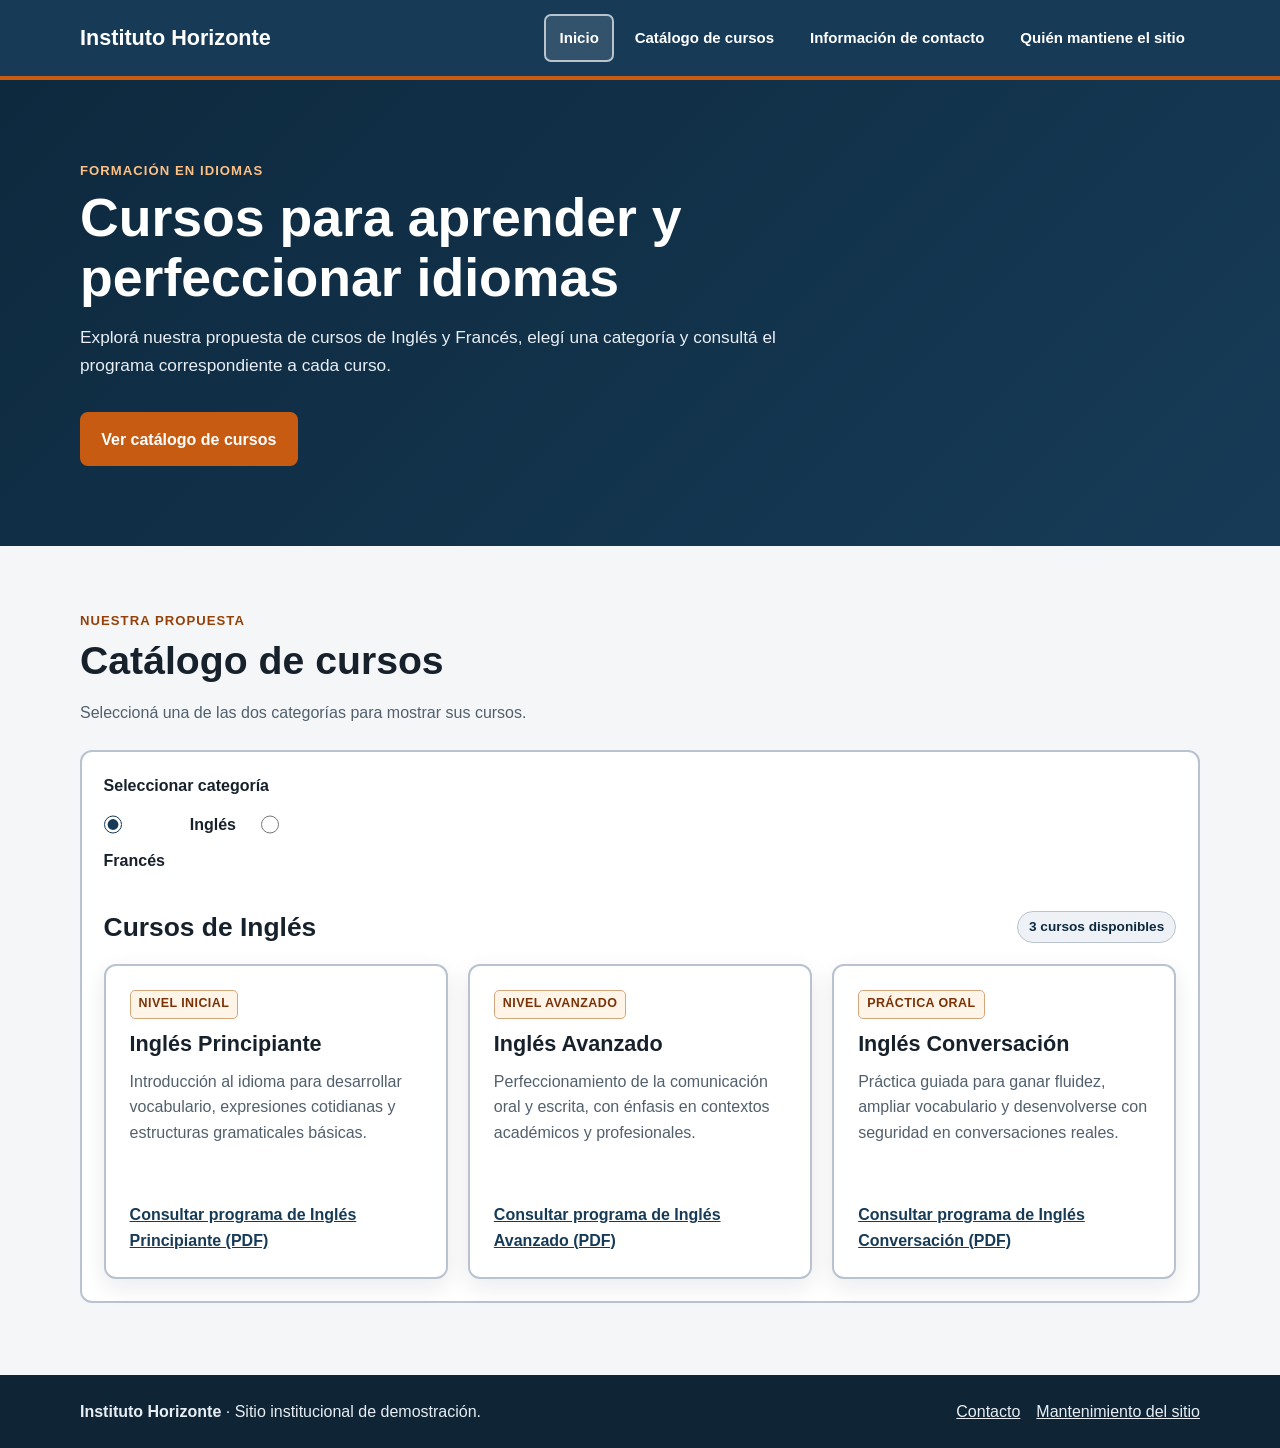
<file: ChatGPT/index.html>
<!DOCTYPE html>
<html lang="es">
<head>
    <meta charset="UTF-8">
    <meta name="viewport" content="width=device-width, initial-scale=1.0">
    <meta name="description" content="Catálogo de cursos de Inglés y Francés del Instituto Horizonte.">
    <title>Inicio y catálogo de cursos | Instituto Horizonte</title>
    <link rel="stylesheet" href="estilosIA.css">
</head>
<body>
    <header class="encabezado-sitio">
        <div class="contenedor encabezado-contenido">
            <a class="marca" href="index.html" aria-label="Instituto Horizonte, ir al inicio">Instituto Horizonte</a>
            <nav class="navegacion-principal" aria-label="Navegación principal">
                <ul>
                    <li><a class="enlace-actual" href="index.html" aria-current="page">Inicio</a></li>
                    <li><a href="index.html#catalogo">Catálogo de cursos</a></li>
                    <li><a href="contacto.html">Información de contacto</a></li>
                    <li><a href="mantenimiento.html">Quién mantiene el sitio</a></li>
                </ul>
            </nav>
        </div>
    </header>

    <main>
        <section class="presentacion" aria-labelledby="titulo-principal">
            <div class="contenedor">
                <p class="sobretitulo">Formación en idiomas</p>
                <h1 id="titulo-principal">Cursos para aprender y perfeccionar idiomas</h1>
                <p class="texto-presentacion">
                    Explorá nuestra propuesta de cursos de Inglés y Francés, elegí una categoría
                    y consultá el programa correspondiente a cada curso.
                </p>
                <a class="boton" href="#catalogo">Ver catálogo de cursos</a>
            </div>
        </section>

        <section class="contenedor seccion-catalogo" id="catalogo" aria-labelledby="titulo-catalogo">
            <div class="encabezado-seccion">
                <p class="sobretitulo">Nuestra propuesta</p>
                <h2 id="titulo-catalogo">Catálogo de cursos</h2>
                <p>Seleccioná una de las dos categorías para mostrar sus cursos.</p>
            </div>

            <div class="selector-categoria" aria-labelledby="titulo-selector">
                <h3 id="titulo-selector">Seleccionar categoría</h3>

                <div class="opciones-categoria">
                    <input type="radio" id="categoria-ingles" name="categoria" checked>
                    <label for="categoria-ingles">Inglés</label>

                    <input type="radio" id="categoria-frances" name="categoria">
                    <label for="categoria-frances">Francés</label>

                    <div class="grupos-cursos">
                        <section class="grupo-cursos grupo-ingles" aria-labelledby="titulo-ingles">
                            <div class="titulo-grupo">
                                <h3 id="titulo-ingles">Cursos de Inglés</h3>
                                <span>3 cursos disponibles</span>
                            </div>

                            <div class="grilla-cursos">
                                <article class="tarjeta-curso">
                                    <p class="nivel-curso">Nivel inicial</p>
                                    <h3>Inglés Principiante</h3>
                                    <p>Introducción al idioma para desarrollar vocabulario, expresiones cotidianas y estructuras gramaticales básicas.</p>
                                    <a class="enlace-programa" href="programas/ingles-principiante.pdf">Consultar programa de Inglés Principiante (PDF)</a>
                                </article>

                                <article class="tarjeta-curso">
                                    <p class="nivel-curso">Nivel avanzado</p>
                                    <h3>Inglés Avanzado</h3>
                                    <p>Perfeccionamiento de la comunicación oral y escrita, con énfasis en contextos académicos y profesionales.</p>
                                    <a class="enlace-programa" href="programas/ingles-avanzado.pdf">Consultar programa de Inglés Avanzado (PDF)</a>
                                </article>

                                <article class="tarjeta-curso">
                                    <p class="nivel-curso">Práctica oral</p>
                                    <h3>Inglés Conversación</h3>
                                    <p>Práctica guiada para ganar fluidez, ampliar vocabulario y desenvolverse con seguridad en conversaciones reales.</p>
                                    <a class="enlace-programa" href="programas/ingles-conversacion.pdf">Consultar programa de Inglés Conversación (PDF)</a>
                                </article>
                            </div>
                        </section>

                        <section class="grupo-cursos grupo-frances" aria-labelledby="titulo-frances">
                            <div class="titulo-grupo">
                                <h3 id="titulo-frances">Cursos de Francés</h3>
                                <span>3 cursos disponibles</span>
                            </div>

                            <div class="grilla-cursos">
                                <article class="tarjeta-curso">
                                    <p class="nivel-curso">Nivel inicial</p>
                                    <h3>Francés Principiante</h3>
                                    <p>Primer acercamiento al francés mediante vocabulario, pronunciación y estructuras frecuentes de uso cotidiano.</p>
                                    <a class="enlace-programa" href="programas/frances-principiante.pdf">Consultar programa de Francés Principiante (PDF)</a>
                                </article>

                                <article class="tarjeta-curso">
                                    <p class="nivel-curso">Nivel avanzado</p>
                                    <h3>Francés Avanzado</h3>
                                    <p>Profundización de las competencias lingüísticas para comprender y producir textos y conversaciones complejas.</p>
                                    <a class="enlace-programa" href="programas/frances-avanzado.pdf">Consultar programa de Francés Avanzado (PDF)</a>
                                </article>

                                <article class="tarjeta-curso">
                                    <p class="nivel-curso">Práctica oral</p>
                                    <h3>Francés Conversación</h3>
                                    <p>Entrenamiento oral orientado a mejorar la fluidez, la pronunciación y la confianza en situaciones comunicativas.</p>
                                    <a class="enlace-programa" href="programas/frances-conversacion.pdf">Consultar programa de Francés Conversación (PDF)</a>
                                </article>
                            </div>
                        </section>
                    </div>
                </div>
            </div>
        </section>
    </main>

    <footer class="pie-sitio">
        <div class="contenedor pie-contenido">
            <p><strong>Instituto Horizonte</strong> · Sitio institucional de demostración.</p>
            <nav aria-label="Navegación secundaria">
                <a href="contacto.html">Contacto</a>
                <a href="mantenimiento.html">Mantenimiento del sitio</a>
            </nav>
        </div>
    </footer>
</body>
</html>
</file>
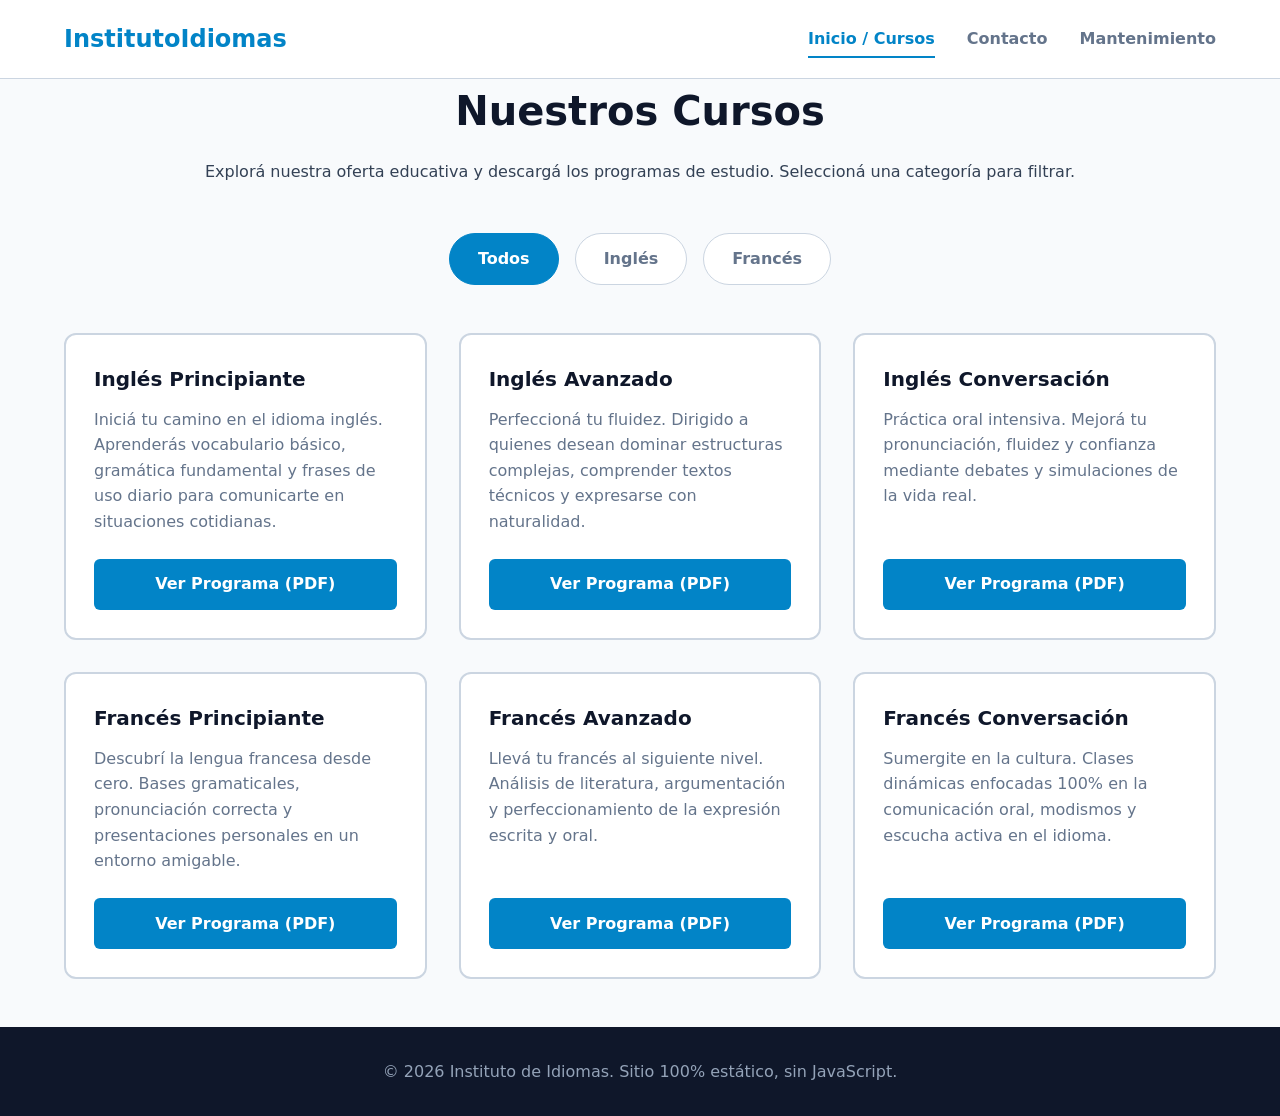
<file: Gemini/index.html>
<!DOCTYPE html>
<html lang="es">
<head>
    <meta charset="UTF-8">
    <meta name="viewport" content="width=device-width, initial-scale=1.0">
    <title>Catálogo de Cursos | Instituto de Idiomas</title>
    <link rel="stylesheet" href="estilosIA.css">
</head>
<body>
    <header class="encabezado">
        <div class="contenedor header-contenido">
            <a href="index.html" class="logo">InstitutoIdiomas</a>
            <nav class="navegacion-principal" aria-label="Navegación principal">
                <ul>
                    <li><a href="index.html" class="activo" aria-current="page">Inicio / Cursos</a></li>
                    <li><a href="contacto.html">Contacto</a></li>
                    <li><a href="mantenimiento.html">Mantenimiento</a></li>
                </ul>
            </nav>
        </div>
    </header>

    <main class="contenedor">
        <section class="hero">
            <h1>Nuestros Cursos</h1>
            <p>Explorá nuestra oferta educativa y descargá los programas de estudio. Seleccioná una categoría para filtrar.</p>
        </section>

        <section class="seccion-catalogo" aria-labelledby="titulo-catalogo">
            <h2 id="titulo-catalogo" class="sr-only">Catálogo de cursos disponibles</h2>

            <div class="filtro-css-puro">
                <!-- Radios ocultos para la lógica de filtrado CSS -->
                <input type="radio" id="filtro-todos" name="categoria" checked class="sr-only">
                <label for="filtro-todos" class="btn-filtro">Todos</label>

                <input type="radio" id="filtro-ingles" name="categoria" class="sr-only">
                <label for="filtro-ingles" class="btn-filtro">Inglés</label>

                <input type="radio" id="filtro-frances" name="categoria" class="sr-only">
                <label for="filtro-frances" class="btn-filtro">Francés</label>

                <!-- Contenedor del catálogo -->
                <div class="catalogo-cursos">
                    
                    <!-- INGLÉS -->
                    <article class="tarjeta-curso cat-ingles">
                        <h3 class="curso-titulo">Inglés Principiante</h3>
                        <p class="curso-descripcion">Iniciá tu camino en el idioma inglés. Aprenderás vocabulario básico, gramática fundamental y frases de uso diario para comunicarte en situaciones cotidianas.</p>
                        <a href="programas/ingles-principiante.pdf" class="btn-descarga" target="_blank">Ver Programa (PDF)</a>
                    </article>
                    
                    <article class="tarjeta-curso cat-ingles">
                        <h3 class="curso-titulo">Inglés Avanzado</h3>
                        <p class="curso-descripcion">Perfeccioná tu fluidez. Dirigido a quienes desean dominar estructuras complejas, comprender textos técnicos y expresarse con naturalidad.</p>
                        <a href="programas/ingles-avanzado.pdf" class="btn-descarga" target="_blank">Ver Programa (PDF)</a>
                    </article>

                    <article class="tarjeta-curso cat-ingles">
                        <h3 class="curso-titulo">Inglés Conversación</h3>
                        <p class="curso-descripcion">Práctica oral intensiva. Mejorá tu pronunciación, fluidez y confianza mediante debates y simulaciones de la vida real.</p>
                        <a href="programas/ingles-conversacion.pdf" class="btn-descarga" target="_blank">Ver Programa (PDF)</a>
                    </article>

                    <!-- FRANCÉS -->
                    <article class="tarjeta-curso cat-frances">
                        <h3 class="curso-titulo">Francés Principiante</h3>
                        <p class="curso-descripcion">Descubrí la lengua francesa desde cero. Bases gramaticales, pronunciación correcta y presentaciones personales en un entorno amigable.</p>
                        <a href="programas/frances-principiante.pdf" class="btn-descarga" target="_blank">Ver Programa (PDF)</a>
                    </article>

                    <article class="tarjeta-curso cat-frances">
                        <h3 class="curso-titulo">Francés Avanzado</h3>
                        <p class="curso-descripcion">Llevá tu francés al siguiente nivel. Análisis de literatura, argumentación y perfeccionamiento de la expresión escrita y oral.</p>
                        <a href="programas/frances-avanzado.pdf" class="btn-descarga" target="_blank">Ver Programa (PDF)</a>
                    </article>

                    <article class="tarjeta-curso cat-frances">
                        <h3 class="curso-titulo">Francés Conversación</h3>
                        <p class="curso-descripcion">Sumergite en la cultura. Clases dinámicas enfocadas 100% en la comunicación oral, modismos y escucha activa en el idioma.</p>
                        <a href="programas/frances-conversacion.pdf" class="btn-descarga" target="_blank">Ver Programa (PDF)</a>
                    </article>
                </div>
            </div>
        </section>
    </main>

    <footer class="pie-pagina">
        <div class="contenedor">
            <p>&copy; 2026 Instituto de Idiomas. Sitio 100% estático, sin JavaScript.</p>
        </div>
    </footer>
</body>
</html>
</file>
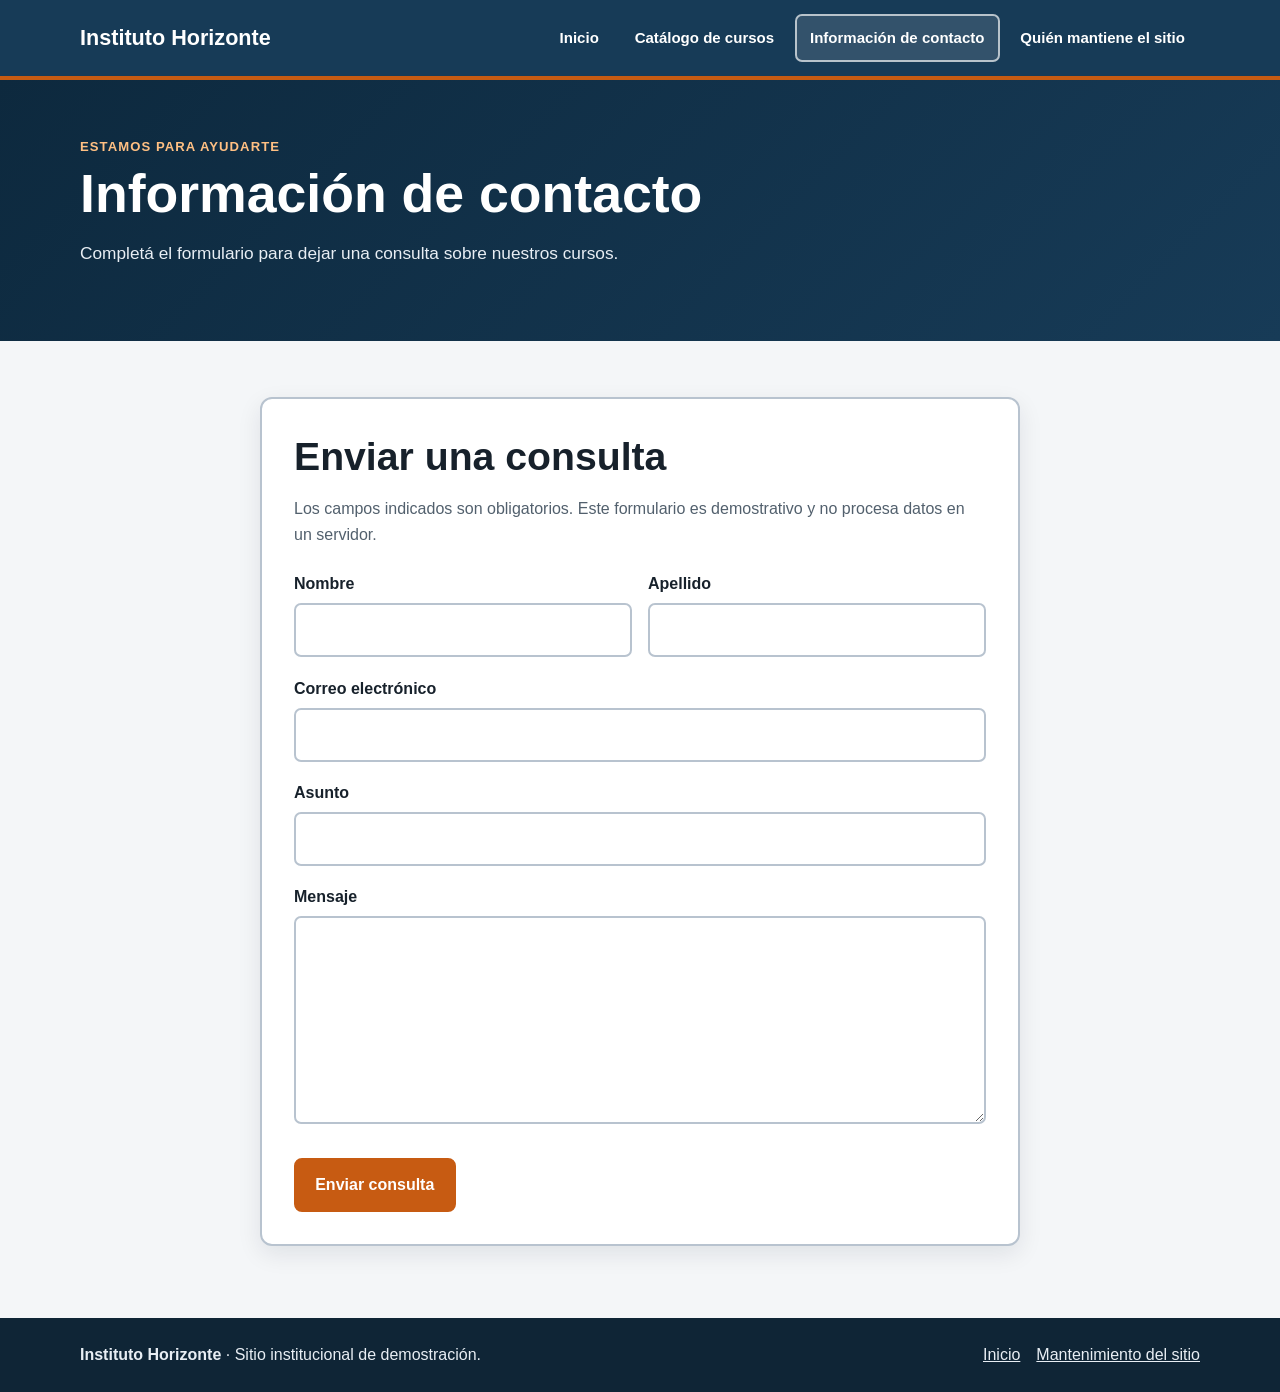
<file: ChatGPT/contacto.html>
<!DOCTYPE html>
<html lang="es">
<head>
    <meta charset="UTF-8">
    <meta name="viewport" content="width=device-width, initial-scale=1.0">
    <meta name="description" content="Formulario de contacto del Instituto Horizonte.">
    <title>Información de contacto | Instituto Horizonte</title>
    <link rel="stylesheet" href="estilosIA.css">
</head>
<body>
    <header class="encabezado-sitio">
        <div class="contenedor encabezado-contenido">
            <a class="marca" href="index.html" aria-label="Instituto Horizonte, ir al inicio">Instituto Horizonte</a>
            <nav class="navegacion-principal" aria-label="Navegación principal">
                <ul>
                    <li><a href="index.html">Inicio</a></li>
                    <li><a href="index.html#catalogo">Catálogo de cursos</a></li>
                    <li><a class="enlace-actual" href="contacto.html" aria-current="page">Información de contacto</a></li>
                    <li><a href="mantenimiento.html">Quién mantiene el sitio</a></li>
                </ul>
            </nav>
        </div>
    </header>

    <main>
        <section class="cabecera-pagina" aria-labelledby="titulo-contacto">
            <div class="contenedor">
                <p class="sobretitulo">Estamos para ayudarte</p>
                <h1 id="titulo-contacto">Información de contacto</h1>
                <p>Completá el formulario para dejar una consulta sobre nuestros cursos.</p>
            </div>
        </section>

        <section class="contenedor seccion-contenido" aria-labelledby="titulo-formulario">
            <div class="contenedor-formulario">
                <div class="encabezado-seccion">
                    <h2 id="titulo-formulario">Enviar una consulta</h2>
                    <p>Los campos indicados son obligatorios. Este formulario es demostrativo y no procesa datos en un servidor.</p>
                </div>

                <form class="formulario-contacto" action="#" method="get">
                    <div class="fila-formulario">
                        <div class="campo-formulario">
                            <label for="nombre">Nombre</label>
                            <input type="text" id="nombre" name="nombre" autocomplete="given-name" required>
                        </div>

                        <div class="campo-formulario">
                            <label for="apellido">Apellido</label>
                            <input type="text" id="apellido" name="apellido" autocomplete="family-name" required>
                        </div>
                    </div>

                    <div class="campo-formulario">
                        <label for="correo">Correo electrónico</label>
                        <input type="email" id="correo" name="correo" autocomplete="email" required>
                    </div>

                    <div class="campo-formulario">
                        <label for="asunto">Asunto</label>
                        <input type="text" id="asunto" name="asunto" required>
                    </div>

                    <div class="campo-formulario">
                        <label for="mensaje">Mensaje</label>
                        <textarea id="mensaje" name="mensaje" rows="7" required></textarea>
                    </div>

                    <button class="boton" type="submit">Enviar consulta</button>
                </form>
            </div>
        </section>
    </main>

    <footer class="pie-sitio">
        <div class="contenedor pie-contenido">
            <p><strong>Instituto Horizonte</strong> · Sitio institucional de demostración.</p>
            <nav aria-label="Navegación secundaria">
                <a href="index.html">Inicio</a>
                <a href="mantenimiento.html">Mantenimiento del sitio</a>
            </nav>
        </div>
    </footer>
</body>
</html>
</file>
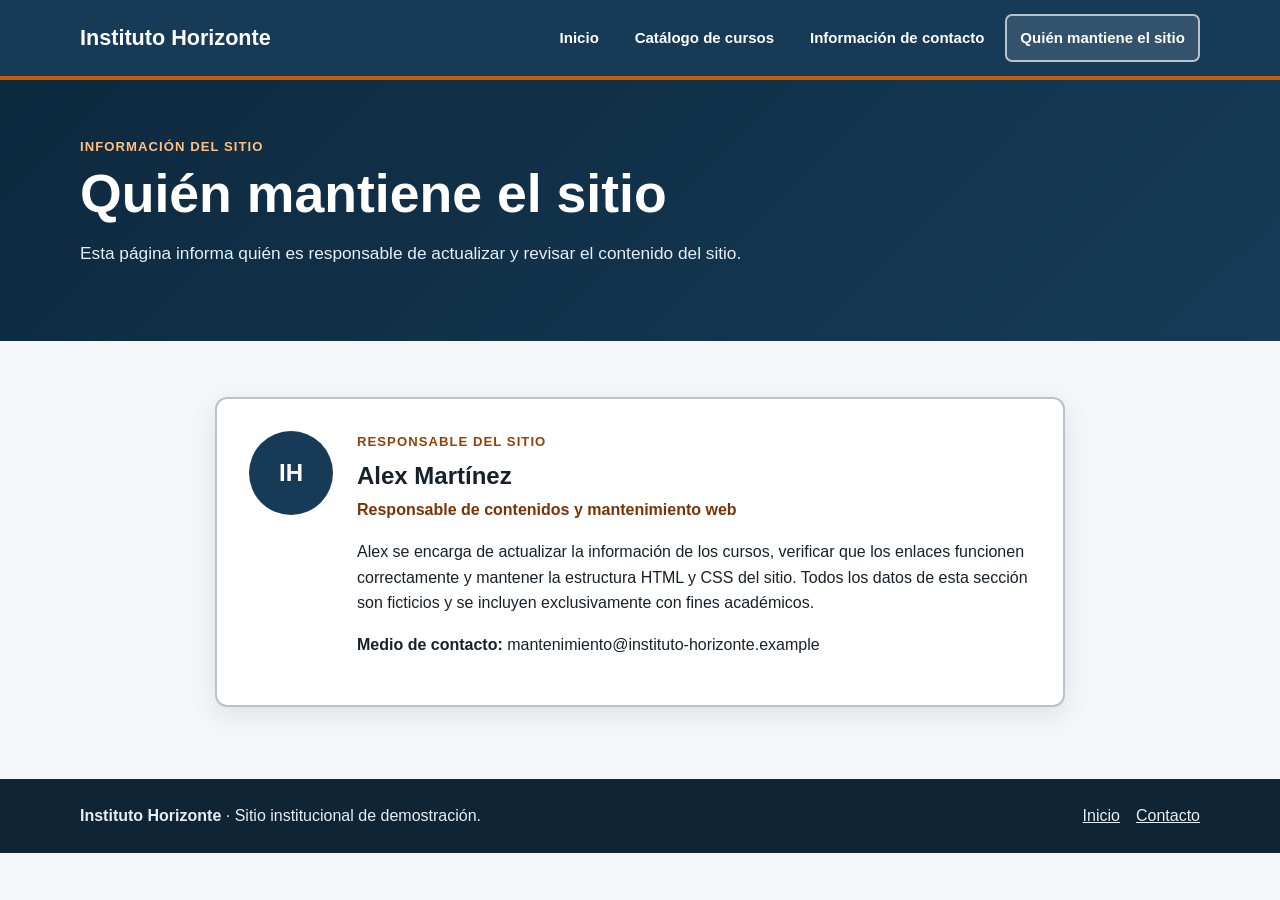
<file: ChatGPT/mantenimiento.html>
<!DOCTYPE html>
<html lang="es">
<head>
    <meta charset="UTF-8">
    <meta name="viewport" content="width=device-width, initial-scale=1.0">
    <meta name="description" content="Información ficticia sobre la persona responsable del mantenimiento del sitio.">
    <title>Quién mantiene el sitio | Instituto Horizonte</title>
    <link rel="stylesheet" href="estilosIA.css">
</head>
<body>
    <header class="encabezado-sitio">
        <div class="contenedor encabezado-contenido">
            <a class="marca" href="index.html" aria-label="Instituto Horizonte, ir al inicio">Instituto Horizonte</a>
            <nav class="navegacion-principal" aria-label="Navegación principal">
                <ul>
                    <li><a href="index.html">Inicio</a></li>
                    <li><a href="index.html#catalogo">Catálogo de cursos</a></li>
                    <li><a href="contacto.html">Información de contacto</a></li>
                    <li><a class="enlace-actual" href="mantenimiento.html" aria-current="page">Quién mantiene el sitio</a></li>
                </ul>
            </nav>
        </div>
    </header>

    <main>
        <section class="cabecera-pagina" aria-labelledby="titulo-mantenimiento">
            <div class="contenedor">
                <p class="sobretitulo">Información del sitio</p>
                <h1 id="titulo-mantenimiento">Quién mantiene el sitio</h1>
                <p>Esta página informa quién es responsable de actualizar y revisar el contenido del sitio.</p>
            </div>
        </section>

        <section class="contenedor seccion-contenido" aria-labelledby="titulo-responsable">
            <article class="tarjeta-responsable">
                <div class="insignia-responsable" aria-hidden="true">IH</div>
                <div>
                    <p class="sobretitulo">Responsable del sitio</p>
                    <h2 id="titulo-responsable">Alex Martínez</h2>
                    <p class="rol-responsable">Responsable de contenidos y mantenimiento web</p>
                    <p>
                        Alex se encarga de actualizar la información de los cursos, verificar que los enlaces
                        funcionen correctamente y mantener la estructura HTML y CSS del sitio. Todos los datos
                        de esta sección son ficticios y se incluyen exclusivamente con fines académicos.
                    </p>
                    <p><strong>Medio de contacto:</strong> mantenimiento@instituto-horizonte.example</p>
                </div>
            </article>
        </section>
    </main>

    <footer class="pie-sitio">
        <div class="contenedor pie-contenido">
            <p><strong>Instituto Horizonte</strong> · Sitio institucional de demostración.</p>
            <nav aria-label="Navegación secundaria">
                <a href="index.html">Inicio</a>
                <a href="contacto.html">Contacto</a>
            </nav>
        </div>
    </footer>
</body>
</html>
</file>
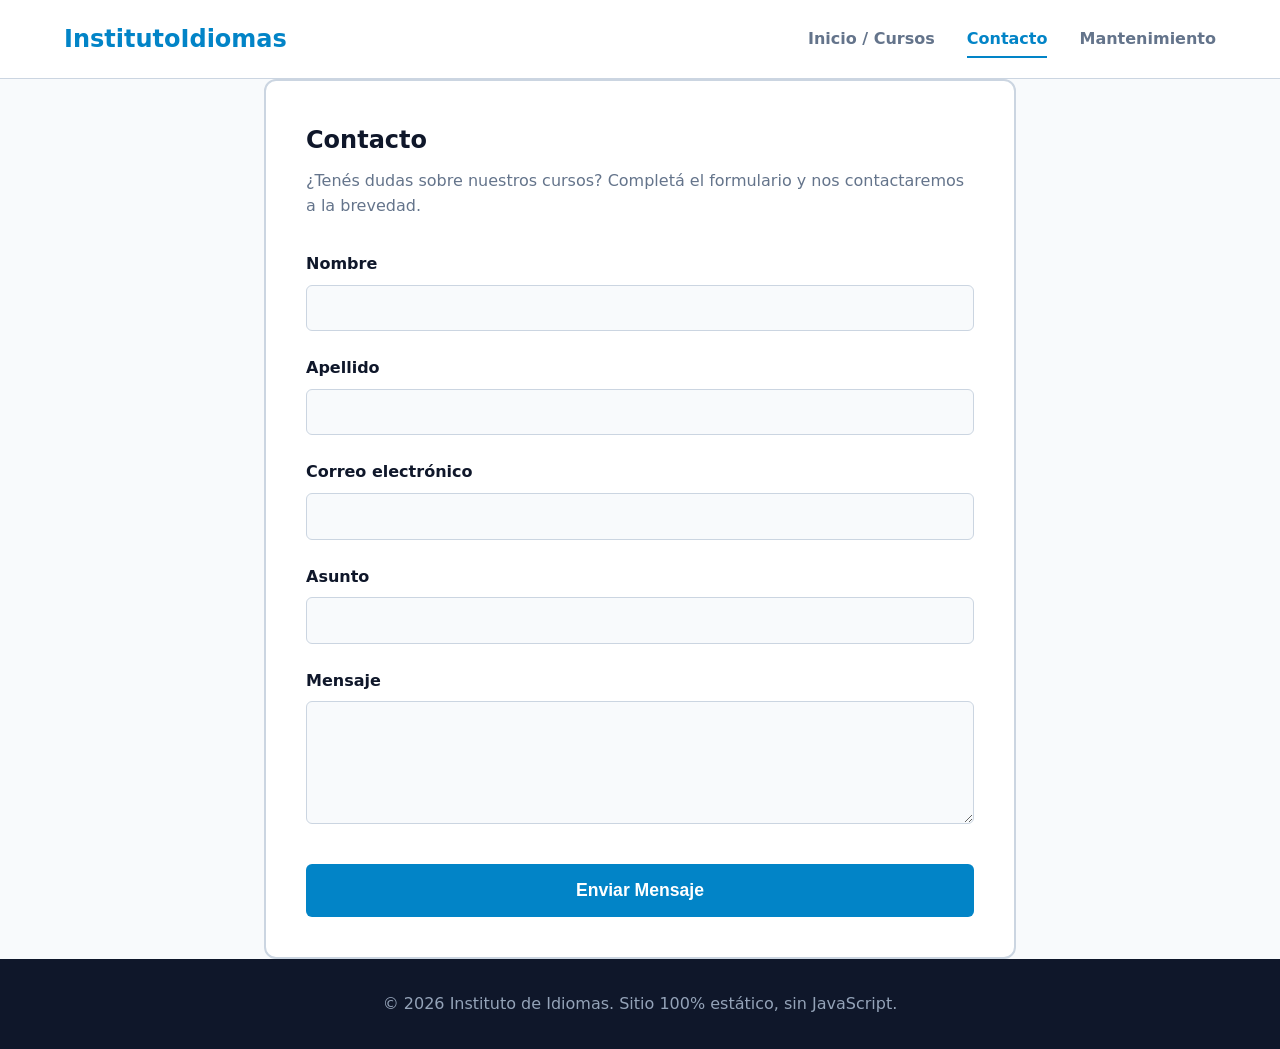
<file: Gemini/contacto.html>
<!DOCTYPE html>
<html lang="es">
<head>
    <meta charset="UTF-8">
    <meta name="viewport" content="width=device-width, initial-scale=1.0">
    <title>Contacto | Instituto de Idiomas</title>
    <link rel="stylesheet" href="estilosIA.css">
</head>
<body>
    <header class="encabezado">
        <div class="contenedor header-contenido">
            <a href="index.html" class="logo">InstitutoIdiomas</a>
            <nav class="navegacion-principal" aria-label="Navegación principal">
                <ul>
                    <li><a href="index.html">Inicio / Cursos</a></li>
                    <li><a href="contacto.html" class="activo" aria-current="page">Contacto</a></li>
                    <li><a href="mantenimiento.html">Mantenimiento</a></li>
                </ul>
            </nav>
        </div>
    </header>

    <main class="contenedor pagina-reducida">
        <section class="seccion-formulario">
            <h1>Contacto</h1>
            <p>¿Tenés dudas sobre nuestros cursos? Completá el formulario y nos contactaremos a la brevedad.</p>

            <form action="/enviar-mensaje" method="POST" class="formulario-contacto">
                <div class="grupo-form">
                    <label for="nombre">Nombre</label>
                    <input type="text" id="nombre" name="nombre" required>
                </div>

                <div class="grupo-form">
                    <label for="apellido">Apellido</label>
                    <input type="text" id="apellido" name="apellido" required>
                </div>

                <div class="grupo-form">
                    <label for="email">Correo electrónico</label>
                    <input type="email" id="email" name="email" required>
                </div>

                <div class="grupo-form">
                    <label for="asunto">Asunto</label>
                    <input type="text" id="asunto" name="asunto" required>
                </div>

                <div class="grupo-form">
                    <label for="mensaje">Mensaje</label>
                    <textarea id="mensaje" name="mensaje" rows="5" required></textarea>
                </div>

                <button type="submit" class="btn-enviar">Enviar Mensaje</button>
            </form>
        </section>
    </main>

    <footer class="pie-pagina">
        <div class="contenedor">
            <p>&copy; 2026 Instituto de Idiomas. Sitio 100% estático, sin JavaScript.</p>
        </div>
    </footer>
</body>
</html>
</file>
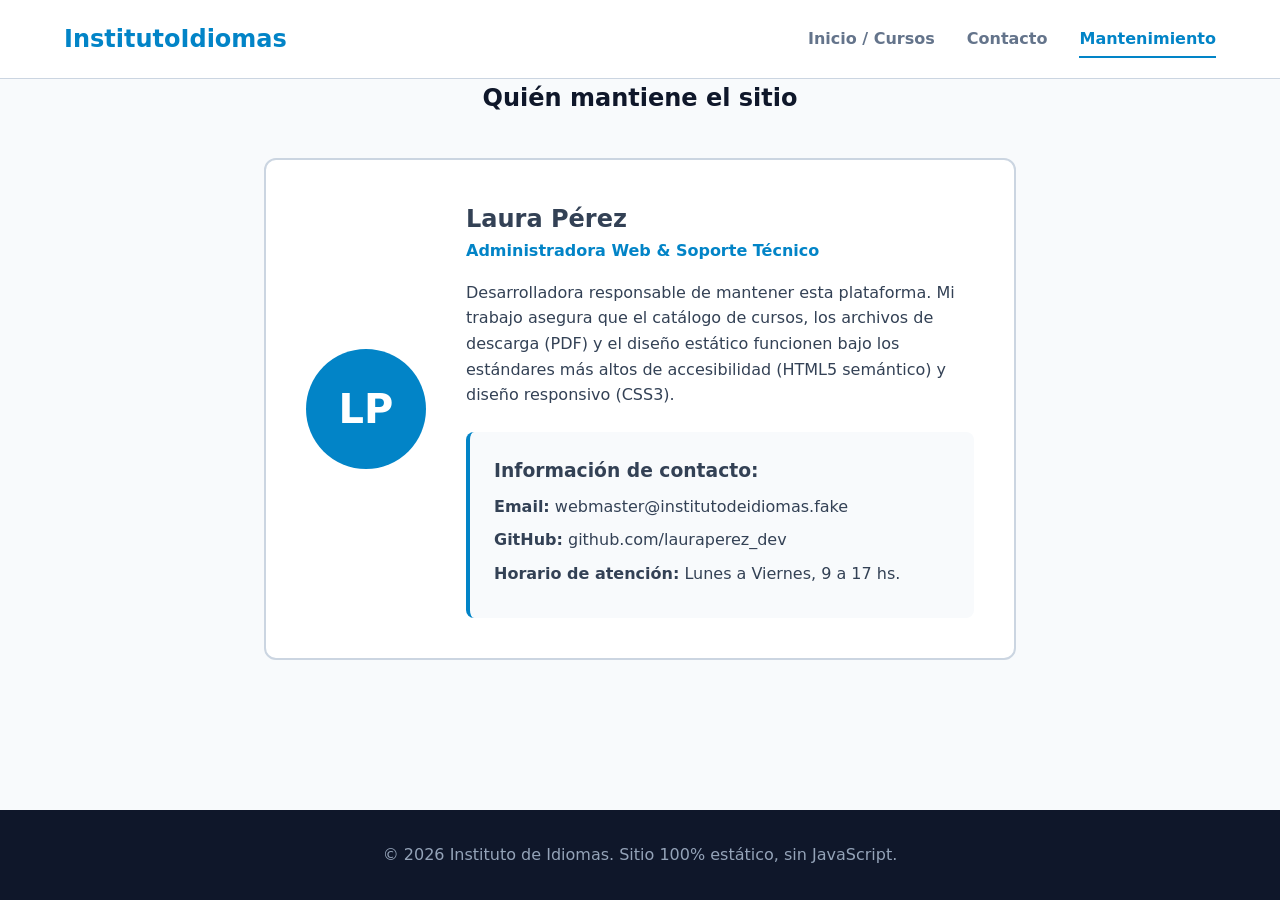
<file: Gemini/mantenimiento.html>
<!DOCTYPE html>
<html lang="es">
<head>
    <meta charset="UTF-8">
    <meta name="viewport" content="width=device-width, initial-scale=1.0">
    <title>Mantenimiento | Instituto de Idiomas</title>
    <link rel="stylesheet" href="estilosIA.css">
</head>
<body>
    <header class="encabezado">
        <div class="contenedor header-contenido">
            <a href="index.html" class="logo">InstitutoIdiomas</a>
            <nav class="navegacion-principal" aria-label="Navegación principal">
                <ul>
                    <li><a href="index.html">Inicio / Cursos</a></li>
                    <li><a href="contacto.html">Contacto</a></li>
                    <li><a href="mantenimiento.html" class="activo" aria-current="page">Mantenimiento</a></li>
                </ul>
            </nav>
        </div>
    </header>

    <main class="contenedor pagina-reducida">
        <section class="seccion-perfil">
            <h1>Quién mantiene el sitio</h1>
            
            <article class="perfil-mantenedor">
                <div class="perfil-avatar" aria-hidden="true">
                    <span class="avatar-iniciales">LP</span>
                </div>
                <div class="perfil-info">
                    <h2>Laura Pérez</h2>
                    <p class="perfil-rol">Administradora Web & Soporte Técnico</p>
                    <p class="perfil-bio">Desarrolladora responsable de mantener esta plataforma. Mi trabajo asegura que el catálogo de cursos, los archivos de descarga (PDF) y el diseño estático funcionen bajo los estándares más altos de accesibilidad (HTML5 semántico) y diseño responsivo (CSS3).</p>
                    
                    <div class="perfil-contacto">
                        <h3>Información de contacto:</h3>
                        <ul>
                            <li><strong>Email:</strong> webmaster@institutodeidiomas.fake</li>
                            <li><strong>GitHub:</strong> github.com/lauraperez_dev</li>
                            <li><strong>Horario de atención:</strong> Lunes a Viernes, 9 a 17 hs.</li>
                        </ul>
                    </div>
                </div>
            </article>
        </section>
    </main>

    <footer class="pie-pagina">
        <div class="contenedor">
            <p>&copy; 2026 Instituto de Idiomas. Sitio 100% estático, sin JavaScript.</p>
        </div>
    </footer>
</body>
</html>
</file>
<file: ChatGPT/estilosIA.css>
/* =========================================================
   Instituto Horizonte - estilosIA.css
   Única hoja de estilos del sitio.
   HTML5 + CSS3, sin JavaScript ni frameworks externos.
   ========================================================= */

/* ---------- Variables y configuración general ---------- */
:root {
    --color-primario: #173b57;
    --color-primario-oscuro: #0d293e;
    --color-acento: #c75b12;
    --color-acento-oscuro: #934109;
    --color-fondo: #f4f6f8;
    --color-superficie: #ffffff;
    --color-texto: #17212b;
    --color-secundario: #52606d;
    --color-borde: #b8c3cf;
    --color-foco: #006b5f;
    --ancho-maximo: 1120px;
    --radio: 12px;
    --sombra: 0 8px 24px rgba(15, 23, 42, 0.09);
}

* {
    box-sizing: border-box;
}

html {
    scroll-behavior: smooth;
}

body {
    margin: 0;
    min-width: 320px;
    background-color: var(--color-fondo);
    color: var(--color-texto);
    font-family: Arial, Helvetica, sans-serif;
    line-height: 1.6;
}

a {
    color: var(--color-primario);
}

a:hover {
    color: var(--color-acento-oscuro);
}

a:focus-visible,
button:focus-visible,
input:focus-visible,
textarea:focus-visible {
    outline: 3px solid var(--color-foco);
    outline-offset: 3px;
}

.contenedor {
    width: min(calc(100% - 2rem), var(--ancho-maximo));
    margin-inline: auto;
}

/* ---------- Encabezado y navegación ---------- */
.encabezado-sitio {
    background-color: var(--color-primario);
    color: #ffffff;
    border-bottom: 4px solid var(--color-acento);
}

.encabezado-contenido {
    min-height: 76px;
    display: flex;
    align-items: center;
    justify-content: space-between;
    gap: 1.5rem;
}

.marca {
    color: #ffffff;
    text-decoration: none;
    font-size: 1.35rem;
    font-weight: 800;
    white-space: nowrap;
}

.marca:hover {
    color: #ffffff;
}

.navegacion-principal ul {
    display: flex;
    flex-wrap: wrap;
    justify-content: flex-end;
    gap: 0.35rem;
    list-style: none;
    padding: 0;
    margin: 0;
}

.navegacion-principal a {
    display: block;
    padding: 0.62rem 0.82rem;
    border: 2px solid transparent;
    border-radius: 7px;
    color: #ffffff;
    text-decoration: none;
    font-weight: 700;
    font-size: 0.94rem;
}

.navegacion-principal a:hover,
.navegacion-principal a.enlace-actual {
    border-color: rgba(255, 255, 255, 0.65);
    background-color: rgba(255, 255, 255, 0.12);
    color: #ffffff;
}

/* ---------- Portada y cabeceras internas ---------- */
.presentacion,
.cabecera-pagina {
    background: linear-gradient(135deg, var(--color-primario-oscuro), var(--color-primario));
    color: #ffffff;
}

.presentacion {
    padding: 5rem 0;
}

.cabecera-pagina {
    padding: 3.5rem 0;
}

.presentacion h1,
.cabecera-pagina h1 {
    max-width: 780px;
    margin: 0.25rem 0 1rem;
    line-height: 1.12;
    font-size: clamp(2rem, 5vw, 3.35rem);
}

.texto-presentacion,
.cabecera-pagina p:last-child {
    max-width: 720px;
    font-size: 1.08rem;
    color: #e8eef4;
}

.sobretitulo {
    margin: 0 0 0.35rem;
    color: var(--color-acento-oscuro);
    font-size: 0.82rem;
    font-weight: 800;
    letter-spacing: 0.08em;
    text-transform: uppercase;
}

.presentacion .sobretitulo,
.cabecera-pagina .sobretitulo {
    color: #ffc083;
}

.boton {
    display: inline-block;
    margin-top: 1rem;
    padding: 0.76rem 1.2rem;
    border: 2px solid var(--color-acento);
    border-radius: 8px;
    background-color: var(--color-acento);
    color: #ffffff;
    font: inherit;
    font-weight: 800;
    text-decoration: none;
    cursor: pointer;
}

.boton:hover {
    border-color: var(--color-acento-oscuro);
    background-color: var(--color-acento-oscuro);
    color: #ffffff;
}

/* ---------- Catálogo ---------- */
.seccion-catalogo {
    padding-top: 4rem;
    padding-bottom: 4.5rem;
}

.encabezado-seccion {
    margin-bottom: 1.5rem;
}

.encabezado-seccion h2 {
    margin: 0.15rem 0 0.5rem;
    font-size: clamp(1.8rem, 4vw, 2.45rem);
    line-height: 1.2;
}

.encabezado-seccion p:last-child {
    color: var(--color-secundario);
}

.selector-categoria {
    padding: 1.35rem;
    border: 2px solid var(--color-borde);
    border-radius: var(--radio);
    background-color: var(--color-superficie);
}

.selector-categoria > h3 {
    margin-top: 0;
    margin-bottom: 0.8rem;
    font-size: 1rem;
}

.opciones-categoria {
    display: grid;
    grid-template-columns: auto auto 1fr;
    align-items: center;
    gap: 0.65rem 0.55rem;
}

.opciones-categoria input[type="radio"] {
    width: 1.15rem;
    height: 1.15rem;
    margin: 0;
    accent-color: var(--color-primario);
}

.opciones-categoria label {
    margin-right: 1rem;
    cursor: pointer;
    font-weight: 800;
}

.grupos-cursos {
    grid-column: 1 / -1;
    margin-top: 1.4rem;
}

.grupo-cursos {
    display: none;
}

#categoria-ingles:checked ~ .grupos-cursos .grupo-ingles {
    display: block;
}

#categoria-frances:checked ~ .grupos-cursos .grupo-frances {
    display: block;
}

.titulo-grupo {
    display: flex;
    align-items: center;
    justify-content: space-between;
    gap: 1rem;
    margin-bottom: 1rem;
}

.titulo-grupo h3 {
    margin: 0;
    font-size: 1.65rem;
}

.titulo-grupo span {
    padding: 0.28rem 0.7rem;
    border: 1px solid var(--color-borde);
    border-radius: 999px;
    background-color: #eef2f6;
    color: var(--color-primario-oscuro);
    font-size: 0.85rem;
    font-weight: 800;
}

.grilla-cursos {
    display: grid;
    grid-template-columns: repeat(3, minmax(0, 1fr));
    gap: 1.25rem;
}

.tarjeta-curso {
    display: flex;
    flex-direction: column;
    min-height: 315px;
    padding: 1.5rem;
    border-width: 2px;
    border-style: solid;
    border-color: var(--color-borde);
    border-radius: var(--radio);
    background-color: var(--color-superficie);
    box-shadow: var(--sombra);
}

.tarjeta-curso:hover {
    border-color: var(--color-primario);
}

.nivel-curso {
    align-self: flex-start;
    margin: 0 0 0.75rem;
    padding: 0.2rem 0.5rem;
    border: 1px solid #d4a77b;
    border-radius: 5px;
    background-color: #fff4e8;
    color: #7a3306;
    font-size: 0.78rem;
    font-weight: 800;
    letter-spacing: 0.035em;
    text-transform: uppercase;
}

.tarjeta-curso h3 {
    margin: 0 0 0.7rem;
    font-size: 1.35rem;
    line-height: 1.25;
}

.tarjeta-curso > p:not(.nivel-curso) {
    margin: 0 0 1.5rem;
    color: var(--color-secundario);
}

.enlace-programa {
    margin-top: auto;
    font-weight: 800;
}

/* ---------- Página de contacto ---------- */
.seccion-contenido {
    padding-top: 3.5rem;
    padding-bottom: 4.5rem;
}

.contenedor-formulario {
    max-width: 760px;
    margin: 0 auto;
    padding: 2rem;
    border: 2px solid var(--color-borde);
    border-radius: var(--radio);
    background-color: var(--color-superficie);
    box-shadow: var(--sombra);
}

.fila-formulario {
    display: grid;
    grid-template-columns: repeat(2, minmax(0, 1fr));
    gap: 1rem;
}

.campo-formulario {
    margin-bottom: 1.15rem;
}

.campo-formulario label {
    display: block;
    margin-bottom: 0.4rem;
    font-weight: 800;
}

.campo-formulario input,
.campo-formulario textarea {
    display: block;
    width: 100%;
    padding: 0.76rem 0.85rem;
    border: 2px solid var(--color-borde);
    border-radius: 7px;
    background-color: #ffffff;
    color: var(--color-texto);
    font: inherit;
}

.campo-formulario textarea {
    min-height: 150px;
    resize: vertical;
}

/* ---------- Página de mantenimiento ---------- */
.tarjeta-responsable {
    display: grid;
    grid-template-columns: auto 1fr;
    gap: 1.5rem;
    max-width: 850px;
    margin: 0 auto;
    padding: 2rem;
    border: 2px solid var(--color-borde);
    border-radius: var(--radio);
    background-color: var(--color-superficie);
    box-shadow: var(--sombra);
}

.insignia-responsable {
    display: grid;
    place-items: center;
    width: 84px;
    height: 84px;
    border-radius: 50%;
    background-color: var(--color-primario);
    color: #ffffff;
    font-size: 1.5rem;
    font-weight: 900;
}

.tarjeta-responsable h2 {
    margin: 0.1rem 0;
}

.rol-responsable {
    margin-top: 0;
    color: #7a3306;
    font-weight: 800;
}

/* ---------- Pie de página ---------- */
.pie-sitio {
    background-color: #0f2536;
    color: #e8eef4;
}

.pie-contenido {
    display: flex;
    justify-content: space-between;
    align-items: center;
    gap: 1rem;
    padding: 1.5rem 0;
}

.pie-contenido p {
    margin: 0;
}

.pie-contenido nav {
    display: flex;
    flex-wrap: wrap;
    gap: 1rem;
}

.pie-contenido a {
    color: #e8eef4;
}

.pie-contenido a:hover {
    color: #ffffff;
}

/* ---------- Diseño responsive ---------- */
@media (max-width: 900px) {
    .encabezado-contenido {
        align-items: flex-start;
        flex-direction: column;
        padding: 1rem 0;
    }

    .navegacion-principal ul {
        justify-content: flex-start;
    }

    .grilla-cursos {
        grid-template-columns: repeat(2, minmax(0, 1fr));
    }
}

@media (max-width: 640px) {
    .contenedor {
        width: min(calc(100% - 1.25rem), var(--ancho-maximo));
    }

    .presentacion {
        padding: 3.5rem 0;
    }

    .cabecera-pagina {
        padding: 2.75rem 0;
    }

    .navegacion-principal,
    .navegacion-principal ul {
        width: 100%;
    }

    .navegacion-principal ul {
        display: grid;
        grid-template-columns: 1fr;
    }

    .opciones-categoria {
        grid-template-columns: auto 1fr;
    }

    .grupos-cursos {
        grid-column: 1 / -1;
    }

    .grilla-cursos,
    .fila-formulario,
    .tarjeta-responsable {
        grid-template-columns: 1fr;
    }

    .titulo-grupo {
        align-items: flex-start;
        flex-direction: column;
    }

    .tarjeta-curso {
        min-height: auto;
    }

    .contenedor-formulario,
    .tarjeta-responsable {
        padding: 1.25rem;
    }

    .insignia-responsable {
        width: 68px;
        height: 68px;
    }

    .pie-contenido {
        align-items: flex-start;
        flex-direction: column;
    }
}
</file>
<file: Gemini/estilosIA.css>
/* ==========================================================================
   VARIABLES Y RESET
   ========================================================================== */
:root {
    --color-primario: #0284c7;
    --color-primario-hover: #0369a1;
    --color-texto: #334155;
    --color-texto-ligero: #64748b;
    --color-fondo: #f8fafc;
    --color-blanco: #ffffff;
    --color-borde: #cbd5e1;
    --color-foco: #38bdf8;
    
    /* Configuración de tarjetas (Requisito consigna) */
    --borde-grosor: 2px;
    --borde-estilo: solid;
    --radio-esquina: 12px;
    --espaciado-tarjeta: 1.75rem;
    --separacion-tarjetas: 2rem;
}

*, *::before, *::after {
    box-sizing: border-box;
    margin: 0;
    padding: 0;
}

body {
    font-family: system-ui, -apple-system, BlinkMacSystemFont, 'Segoe UI', Roboto, sans-serif;
    line-height: 1.6;
    color: var(--color-texto);
    background-color: var(--color-fondo);
    display: flex;
    flex-direction: column;
    min-height: 100vh;
}

/* Screen-reader only: Oculta visualmente pero permite foco por teclado */
.sr-only {
    position: absolute; width: 1px; height: 1px; padding: 0; margin: -1px;
    overflow: hidden; clip: rect(0, 0, 0, 0); white-space: nowrap; border: 0;
}

.contenedor {
    width: 100%;
    max-width: 1200px;
    margin: 0 auto;
    padding: 0 1.5rem;
}

.pagina-reducida {
    max-width: 800px;
}

/* ==========================================================================
   ENCABEZADO Y NAVEGACIÓN
   ========================================================================== */
.encabezado {
    background-color: var(--color-blanco);
    border-bottom: 1px solid var(--color-borde);
    padding: 1.25rem 0;
    position: sticky;
    top: 0;
    z-index: 100;
}

.header-contenido {
    display: flex;
    justify-content: space-between;
    align-items: center;
    flex-wrap: wrap;
    gap: 1rem;
}

.logo {
    font-size: 1.5rem;
    font-weight: 700;
    color: var(--color-primario);
    text-decoration: none;
}

.navegacion-principal ul {
    list-style: none;
    display: flex;
    gap: 2rem;
    flex-wrap: wrap;
}

.navegacion-principal a {
    text-decoration: none;
    color: var(--color-texto-ligero);
    font-weight: 600;
    padding: 0.5rem 0;
    border-bottom: 2px solid transparent;
    transition: color 0.2s, border-color 0.2s;
}

.navegacion-principal a:hover,
.navegacion-principal a:focus-visible {
    color: var(--color-primario);
}

.navegacion-principal a.activo {
    color: var(--color-primario);
    border-bottom-color: var(--color-primario);
}

/* ==========================================================================
   SECCIÓN PRINCIPAL (HERO Y FILTROS)
   ========================================================================== */
main {
    flex: 1;
    padding: 3rem 1.5rem;
}

.hero {
    text-align: center;
    margin-bottom: 3rem;
}

.hero h1 {
    font-size: 2.5rem;
    color: #0f172a;
    margin-bottom: 1rem;
}

/* Lógica del sistema de filtrado (SIN JAVASCRIPT) */
.filtro-css-puro {
    display: flex;
    flex-wrap: wrap;
    justify-content: center;
    gap: 1rem;
    margin-bottom: 3rem;
}

.btn-filtro {
    cursor: pointer;
    padding: 0.75rem 1.75rem;
    background-color: var(--color-blanco);
    border: 1px solid var(--color-borde);
    border-radius: 9999px;
    font-weight: 600;
    color: var(--color-texto-ligero);
    transition: all 0.2s ease-in-out;
    user-select: none;
}

.btn-filtro:hover {
    background-color: #f1f5f9;
    border-color: var(--color-primario);
    color: var(--color-primario);
}

/* Foco de accesibilidad cuando se tabula hacia el radio invisible */
input[type="radio"]:focus-visible + .btn-filtro {
    outline: 3px solid var(--color-foco);
    outline-offset: 2px;
}

/* Estilo activo cuando el input asociado está checkeado */
input[type="radio"]:checked + .btn-filtro {
    background-color: var(--color-primario);
    color: var(--color-blanco);
    border-color: var(--color-primario);
}

/* ==========================================================================
   CATÁLOGO Y TARJETAS DE CURSO
   ========================================================================== */
.catalogo-cursos {
    width: 100%;
    margin-top: 2rem;
    display: grid;
    /* Grid responsive: se adapta dinámicamente al tamaño */
    grid-template-columns: repeat(auto-fill, minmax(320px, 1fr));
    gap: var(--separacion-tarjetas);
}

/* 
   REGLA DE ORO DEL FILTRADO CSS:
   Selector general de hermanos (~). Cuando un input está checkeado, 
   oculta las tarjetas de la categoría opuesta dentro del contenedor hermano. 
*/
#filtro-ingles:checked ~ .catalogo-cursos .cat-frances {
    display: none;
}

#filtro-frances:checked ~ .catalogo-cursos .cat-ingles {
    display: none;
}

.tarjeta-curso {
    background-color: var(--color-blanco);
    /* Atributos definidos por variables según consigna */
    border: var(--borde-grosor) var(--borde-estilo) var(--color-borde);
    border-radius: var(--radio-esquina);
    padding: var(--espaciado-tarjeta);
    
    display: flex;
    flex-direction: column;
    transition: transform 0.2s, box-shadow 0.2s, border-color 0.2s;
}

.tarjeta-curso:hover {
    transform: translateY(-4px);
    box-shadow: 0 10px 25px -5px rgba(0, 0, 0, 0.1);
    border-color: var(--color-primario-hover);
}

.curso-titulo {
    font-size: 1.25rem;
    color: #0f172a;
    margin-bottom: 0.75rem;
}

.curso-descripcion {
    flex-grow: 1;
    margin-bottom: 1.5rem;
    color: var(--color-texto-ligero);
}

.btn-descarga {
    display: inline-block;
    text-align: center;
    background-color: var(--color-primario);
    color: var(--color-blanco);
    text-decoration: none;
    padding: 0.8rem 1rem;
    border-radius: 6px;
    font-weight: 600;
    transition: background-color 0.2s;
}

.btn-descarga:hover,
.btn-descarga:focus-visible {
    background-color: var(--color-primario-hover);
}

/* ==========================================================================
   FORMULARIO (CONTACTO)
   ========================================================================== */
.seccion-formulario {
    background-color: var(--color-blanco);
    border: var(--borde-grosor) var(--borde-estilo) var(--color-borde);
    border-radius: var(--radio-esquina);
    padding: 2.5rem;
}

.seccion-formulario h1 { margin-bottom: 0.5rem; color: #0f172a; }
.seccion-formulario p { margin-bottom: 2rem; color: var(--color-texto-ligero); }

.formulario-contacto { display: flex; flex-direction: column; gap: 1.5rem; }
.grupo-form { display: flex; flex-direction: column; gap: 0.5rem; }
.grupo-form label { font-weight: 600; color: #0f172a; }

.grupo-form input,
.grupo-form textarea {
    padding: 0.8rem;
    border: 1px solid var(--color-borde);
    border-radius: 6px;
    font-family: inherit;
    font-size: 1rem;
    background-color: var(--color-fondo);
    transition: border-color 0.2s, box-shadow 0.2s;
}

.grupo-form input:focus,
.grupo-form textarea:focus {
    outline: none;
    border-color: var(--color-primario);
    box-shadow: 0 0 0 3px rgba(2, 132, 199, 0.2);
}

.btn-enviar {
    background-color: var(--color-primario);
    color: var(--color-blanco);
    border: none;
    padding: 1rem;
    font-size: 1.1rem;
    font-weight: 600;
    border-radius: 6px;
    cursor: pointer;
    transition: background-color 0.2s;
    margin-top: 1rem;
}
.btn-enviar:hover, .btn-enviar:focus-visible { background-color: var(--color-primario-hover); }

/* ==========================================================================
   PERFIL (MANTENIMIENTO)
   ========================================================================== */
.seccion-perfil h1 {
    text-align: center; margin-bottom: 2.5rem; color: #0f172a;
}

.perfil-mantenedor {
    background-color: var(--color-blanco);
    border: var(--borde-grosor) var(--borde-estilo) var(--color-borde);
    border-radius: var(--radio-esquina);
    padding: 2.5rem;
    display: flex; align-items: center; gap: 2.5rem;
}

.perfil-avatar {
    flex-shrink: 0; width: 120px; height: 120px;
    background-color: var(--color-primario); border-radius: 50%;
    display: flex; align-items: center; justify-content: center;
}

.avatar-iniciales { font-size: 2.5rem; font-weight: 700; color: var(--color-blanco); }
.perfil-rol { color: var(--color-primario); font-weight: 600; margin-bottom: 1rem; }
.perfil-bio { margin-bottom: 1.5rem; }

.perfil-contacto {
    background-color: var(--color-fondo); padding: 1.5rem;
    border-radius: 8px; border-left: 4px solid var(--color-primario);
}
.perfil-contacto ul { list-style: none; margin-top: 0.5rem; }
.perfil-contacto li { margin-bottom: 0.5rem; }

/* ==========================================================================
   PIE DE PÁGINA
   ========================================================================== */
.pie-pagina {
    background-color: #0f172a; color: #94a3b8;
    text-align: center; padding: 2rem 0; margin-top: auto;
}

/* ==========================================================================
   DISEÑO RESPONSIVE (MEDIA QUERIES)
   ========================================================================== */
@media (max-width: 768px) {
    .header-contenido { flex-direction: column; text-align: center; }
    .navegacion-principal ul { justify-content: center; gap: 1rem; }
    
    /* Adaptación del grid a móviles (sin scroll horizontal) */
    .catalogo-cursos { grid-template-columns: 1fr; }
    
    .perfil-mantenedor { flex-direction: column; text-align: center; }
    .perfil-contacto { text-align: left; }
}
</file>
